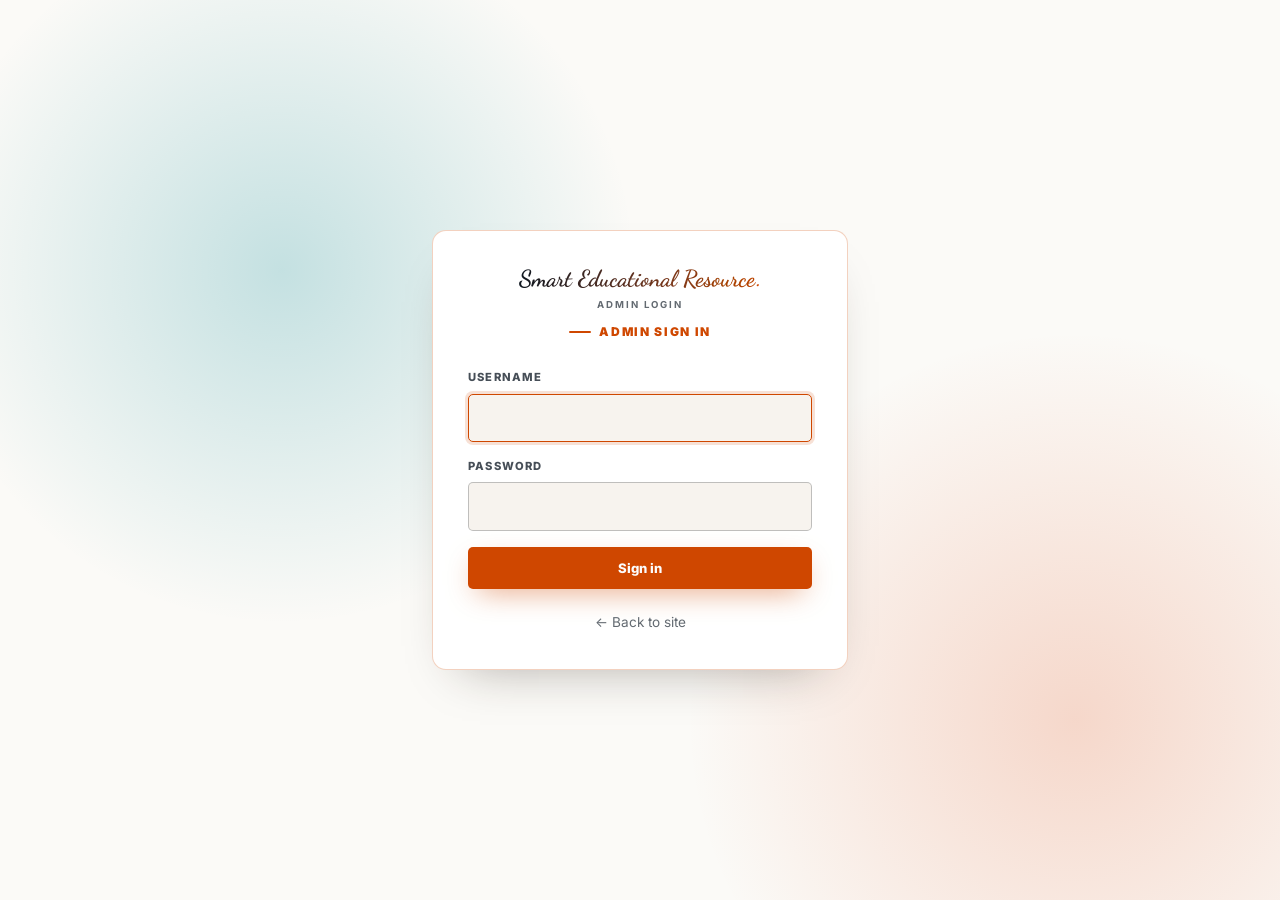
<file: login/index.html>
<!doctype html>
<!--
 copyright@abirxdhack
 git profile https://github.com/abirxdhack
 repo url https://github.com/abirxdhack/SmartEduResource
-->
<html lang="en" data-theme="dark"><head><meta charset="utf-8"><meta name="viewport" content="width=device-width, initial-scale=1"><meta name="robots" content="noindex,nofollow">
<title>Admin login · Smart Educational Resource</title><link rel="icon" type="image/svg+xml" href="../assets/images/favicon.svg">
<link rel="stylesheet" href="https://fonts.googleapis.com/css2?family=Inter:wght@400;500;600;700;800;900&family=Dancing+Script:wght@500;600;700&display=swap">
<link rel="stylesheet" href="../assets/css/app.css?v=4"><script src="../assets/js/theme.js?v=4"></script><script src="../assets/js/auth.js?v=4"></script>
<script>if (localStorage.getItem('a360-token')) location.replace('../admin/');</script></head>
<body data-root="../"><main class="auth"><form class="auth-card" id="lf" autocomplete="on">
  <div style="text-align:center;margin-bottom:1.8rem"><a class="logo sm" href="../index.html"><span class="nm">Smart Educational Resource</span><span class="dot">.</span><small>Admin login</small></a><p class="eyebrow" style="margin-top:1rem">Admin sign in</p></div>
  <div class="alert err" id="err" role="alert" hidden></div>
  <div class="field"><label for="u">Username</label><input id="u" name="username" required autocomplete="username" autofocus></div>
  <div class="field"><label for="p">Password</label><input id="p" name="password" type="password" required autocomplete="current-password"></div>
  <button class="btn btn-solid" style="width:100%" type="submit">Sign in</button>
  <p style="text-align:center;margin:1.2rem 0 0"><a class="small dim" href="../index.html">← Back to site</a></p></form></main>
<script>
document.getElementById('lf').addEventListener('submit', async function (e) {
  e.preventDefault(); const b = this.querySelector('button'), er = document.getElementById('err'); b.disabled = true; b.textContent = 'Signing in…'; er.hidden = true;
  try { await A360Auth.login(this.username.value, this.password.value); location.replace('../admin/'); }
  catch (x) { er.textContent = x.message; er.hidden = false; b.disabled = false; b.textContent = 'Sign in'; }
});
</script></body></html>
</file>
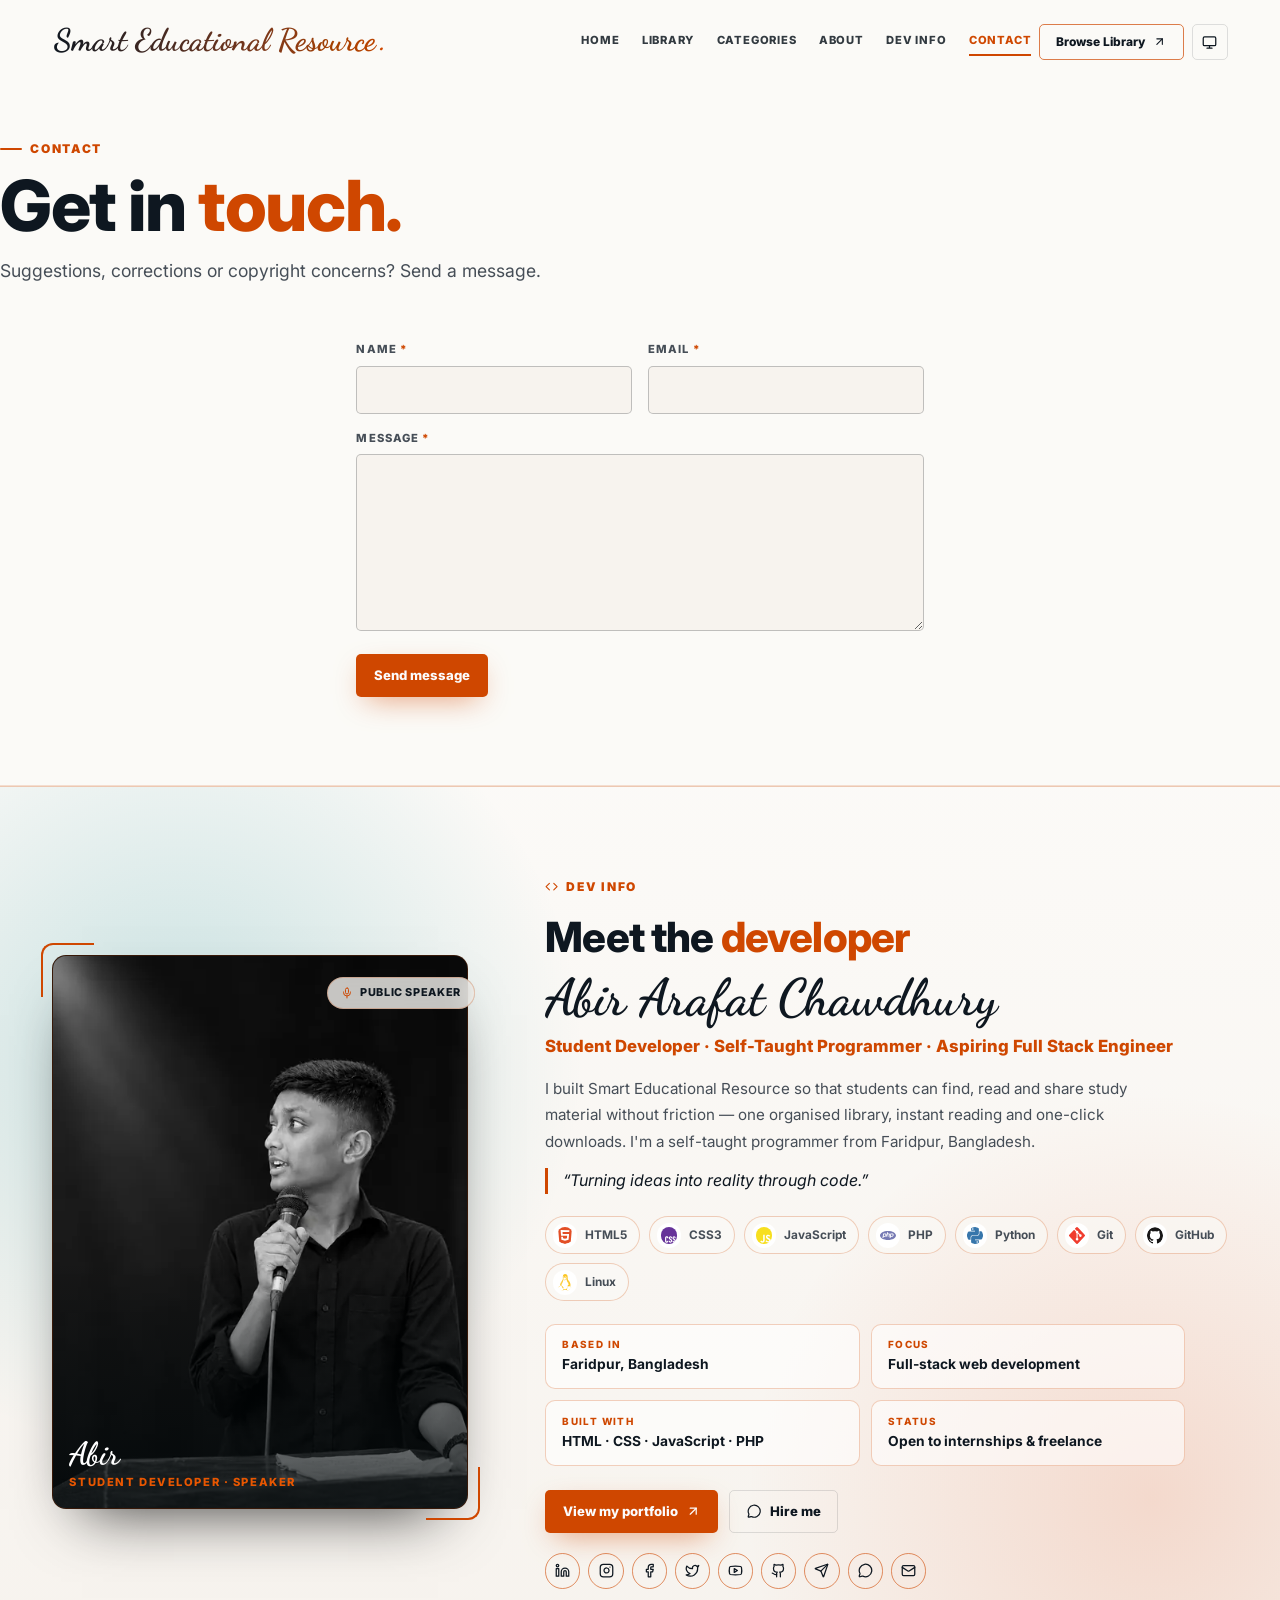
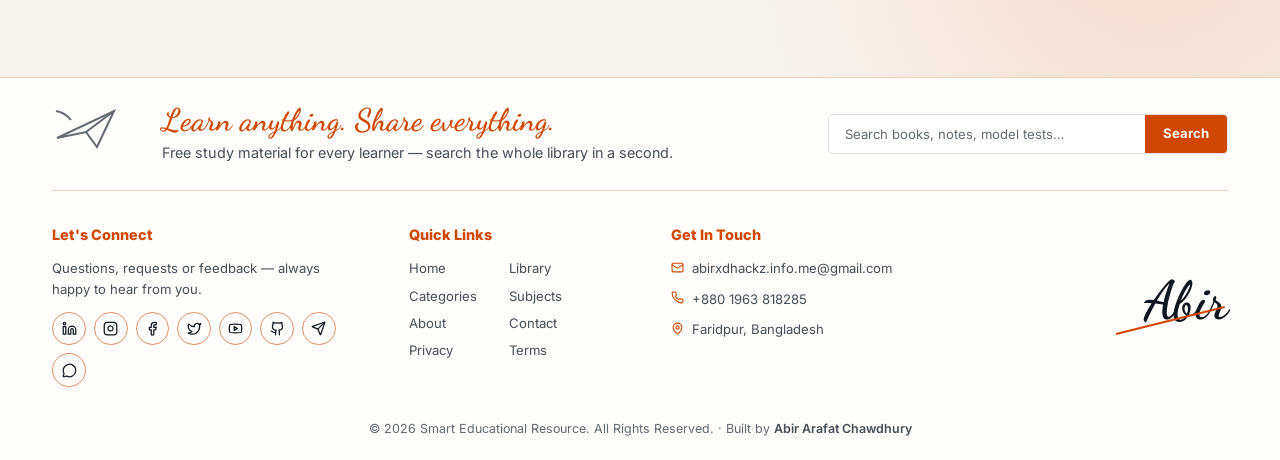
<file: contact.html>
<!doctype html>
<!--
 copyright@abirxdhack
 git profile https://github.com/abirxdhack
 repo url https://github.com/abirxdhack/SmartEduResource
-->
<html lang="en" data-theme="dark"><head><meta charset="utf-8"><meta name="viewport" content="width=device-width, initial-scale=1, viewport-fit=cover">
<title>Contact · Smart Educational Resource</title><meta name="description" content="Discover, explore, read, and download educational resources from one organized digital library.">
<meta property="og:title" content="Contact · Smart Educational Resource"><meta property="og:type" content="website"><meta property="og:image" content="assets/images/social-preview.png"><meta name="twitter:card" content="summary_large_image">
<link rel="icon" type="image/svg+xml" href="assets/images/favicon.svg"><meta name="theme-color" content="#06141a">
<link rel="preconnect" href="https://fonts.googleapis.com"><link rel="preconnect" href="https://fonts.gstatic.com" crossorigin>
<link rel="stylesheet" href="https://fonts.googleapis.com/css2?family=Inter:wght@400;500;600;700;800;900&family=Dancing+Script:wght@500;600;700&display=swap">
<link rel="stylesheet" href="assets/css/app.css?v=4"><script src="assets/js/theme.js?v=4"></script></head>
<body data-root=""><div id="site-header"></div><main id="main">
<section class="page-hero wrap"><span class="eyebrow rv">Contact</span><h1 class="h2 rv" style="font-size:clamp(2.4rem,6vw,4.4rem)">Get in <em>touch.</em></h1><p class="lead rv">Suggestions, corrections or copyright concerns? Send a message.</p></section>
<section class="sec" style="padding-top:2rem"><div class="wrap" style="max-width:42rem"><div class="alert ok" id="ok" hidden>Thank you — your message has been received.</div>
<form id="cf" class="form-grid"><div class="field"><label class="req" for="name">Name</label><input id="name" name="name" required maxlength="120"></div><div class="field"><label class="req" for="email">Email</label><input id="email" name="email" type="email" required></div>
<div class="field full"><label class="req" for="message">Message</label><textarea id="message" name="message" rows="6" required minlength="10" maxlength="4000"></textarea></div><input class="hp" name="website" tabindex="-1" autocomplete="off" aria-hidden="true"><div class="full"><button class="btn btn-solid" type="submit">Send message</button></div></form></div></section>
</main><div id="site-footer"></div><script src="assets/js/common.js?v=4"></script><script>
document.getElementById("cf").addEventListener("submit",async function(e){e.preventDefault();var f=e.target,b=f.querySelector("button");b.disabled=true;
try{var r=await fetch("api.php?action=contact",{method:"POST",headers:{"Content-Type":"application/json"},body:JSON.stringify({name:f.name.value,email:f.email.value,message:f.message.value,website:f.website.value})});var d=await r.json();
if(d.ok){f.reset();document.getElementById("ok").hidden=false;f.hidden=true}else{A360.toast(d.error||"Could not send.","err")}}catch(x){A360.toast("Could not send. Please try again later.","err")}b.disabled=false});</script></body></html>
</file>
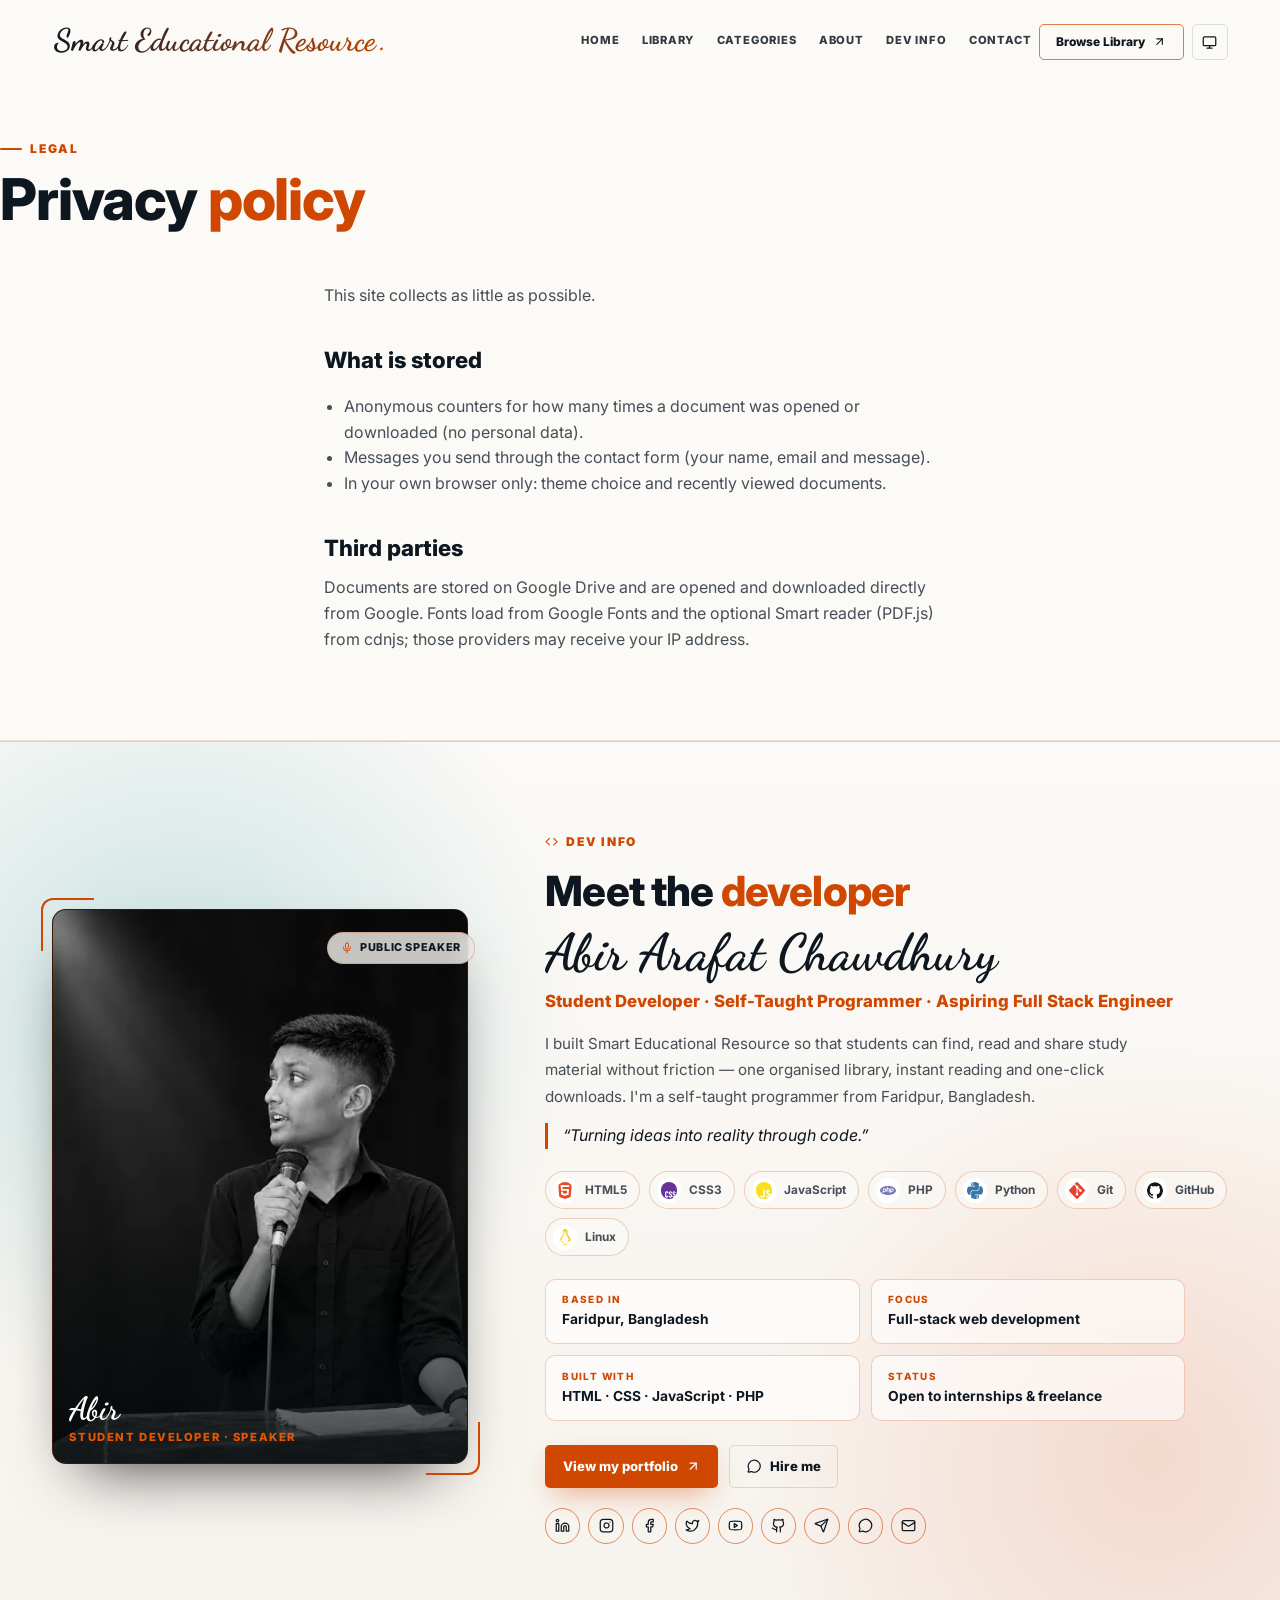
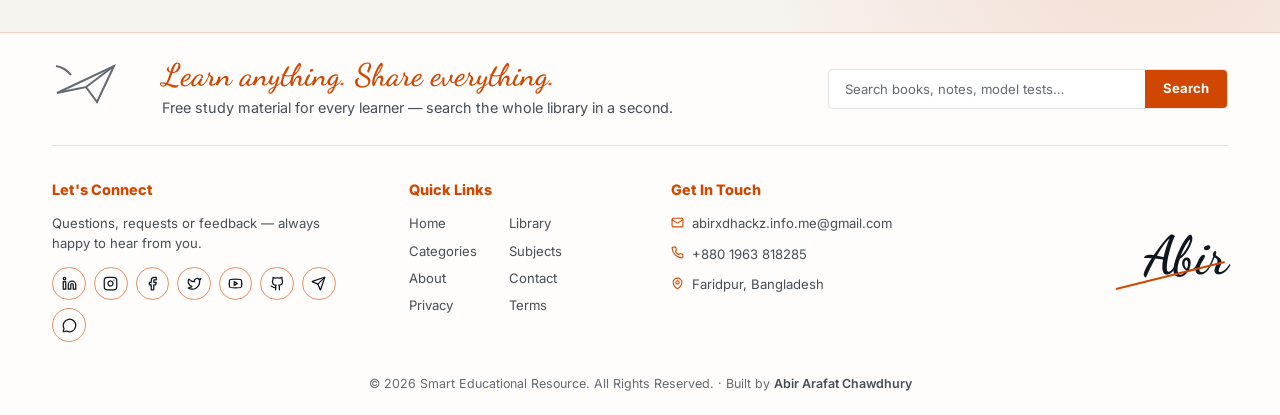
<file: privacy.html>
<!doctype html>
<!--
 copyright@abirxdhack
 git profile https://github.com/abirxdhack
 repo url https://github.com/abirxdhack/SmartEduResource
-->
<html lang="en" data-theme="dark"><head><meta charset="utf-8"><meta name="viewport" content="width=device-width, initial-scale=1, viewport-fit=cover">
<title>Privacy · Smart Educational Resource</title><meta name="description" content="Discover, explore, read, and download educational resources from one organized digital library.">
<meta property="og:title" content="Privacy · Smart Educational Resource"><meta property="og:type" content="website"><meta property="og:image" content="assets/images/social-preview.png"><meta name="twitter:card" content="summary_large_image">
<link rel="icon" type="image/svg+xml" href="assets/images/favicon.svg"><meta name="theme-color" content="#06141a">
<link rel="preconnect" href="https://fonts.googleapis.com"><link rel="preconnect" href="https://fonts.gstatic.com" crossorigin>
<link rel="stylesheet" href="https://fonts.googleapis.com/css2?family=Inter:wght@400;500;600;700;800;900&family=Dancing+Script:wght@500;600;700&display=swap">
<link rel="stylesheet" href="assets/css/app.css?v=4"><script src="assets/js/theme.js?v=4"></script></head>
<body data-root=""><div id="site-header"></div><main id="main">
<section class="page-hero wrap"><span class="eyebrow">Legal</span><h1 class="h2" style="font-size:clamp(2.2rem,5vw,3.6rem)">Privacy <em>policy</em></h1></section>
<section class="sec" style="padding-top:1rem"><div class="wrap prose"><p>This site collects as little as possible.</p><h2>What is stored</h2><ul><li>Anonymous counters for how many times a document was opened or downloaded (no personal data).</li><li>Messages you send through the contact form (your name, email and message).</li><li>In your own browser only: theme choice and recently viewed documents.</li></ul><h2>Third parties</h2><p>Documents are stored on Google Drive and are opened and downloaded directly from Google. Fonts load from Google Fonts and the optional Smart reader (PDF.js) from cdnjs; those providers may receive your IP address.</p></div></section>
</main><div id="site-footer"></div><script src="assets/js/common.js?v=4"></script></body></html>
</file>
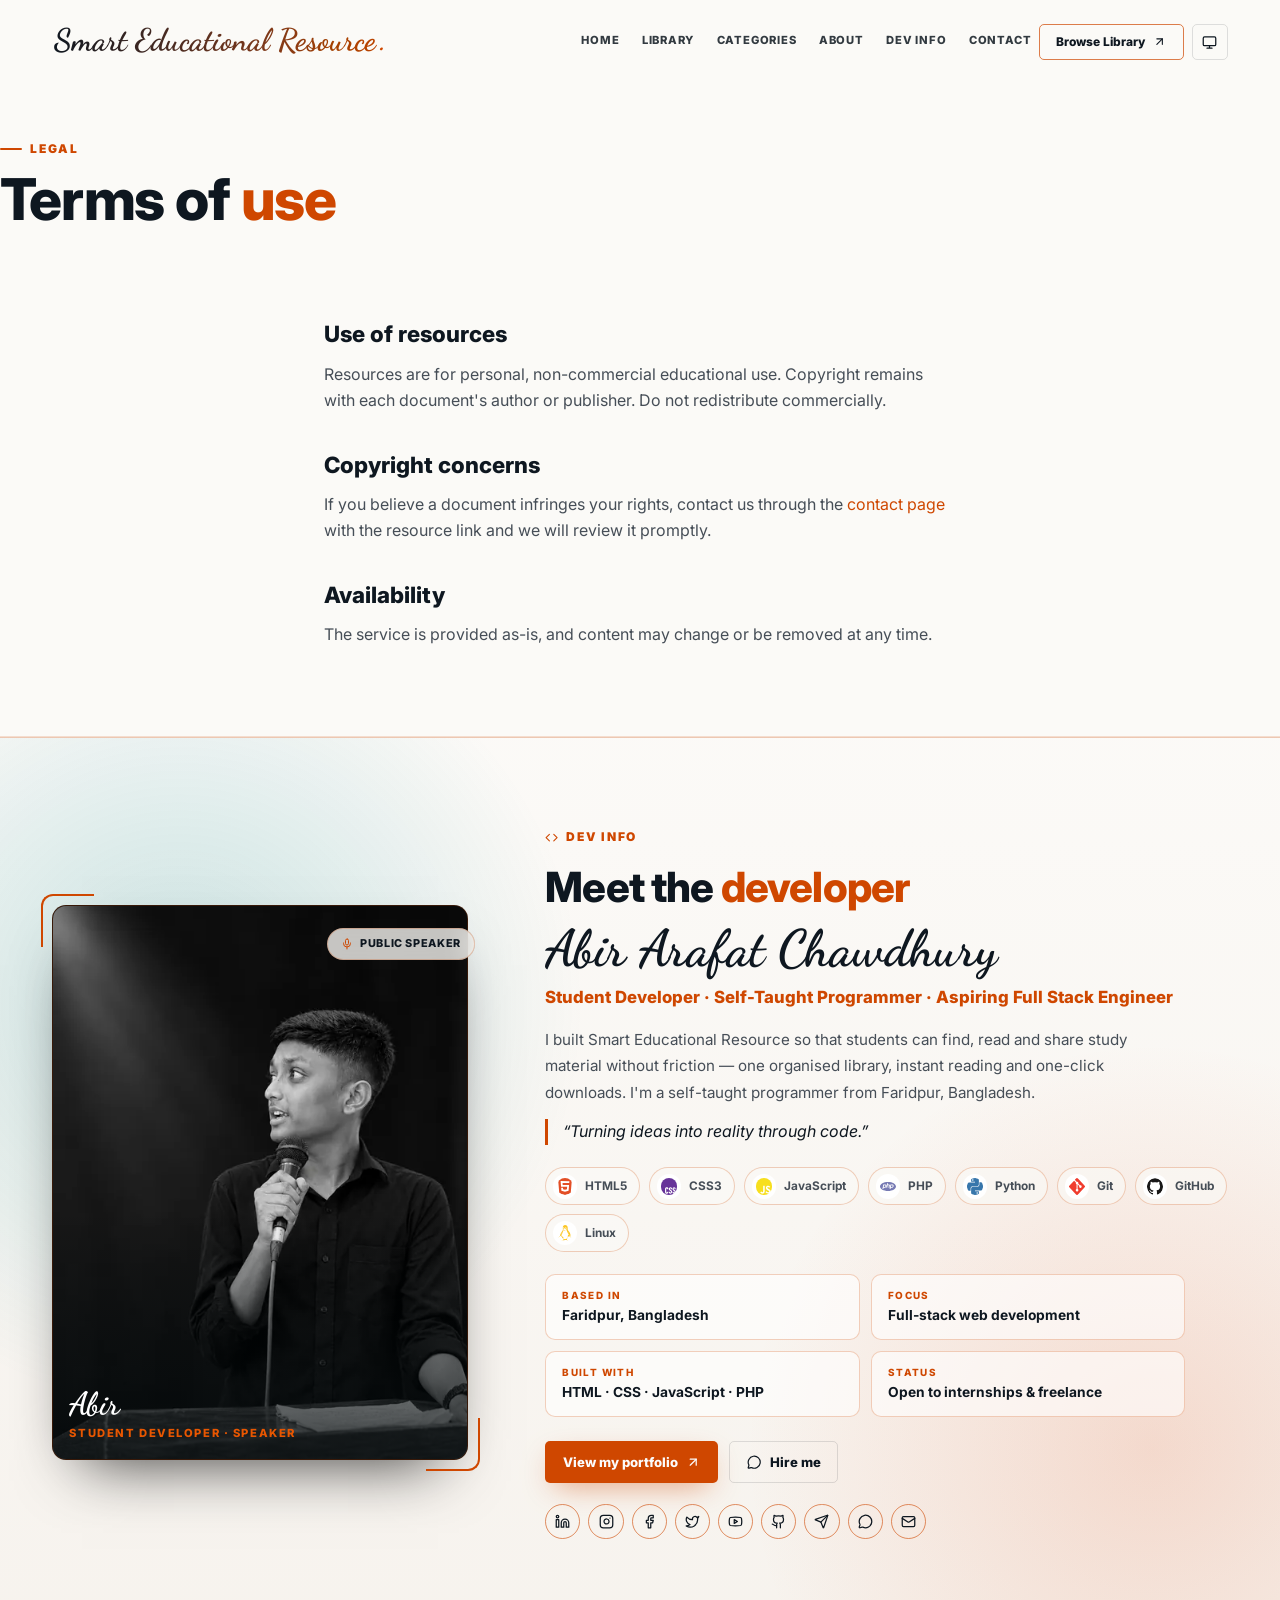
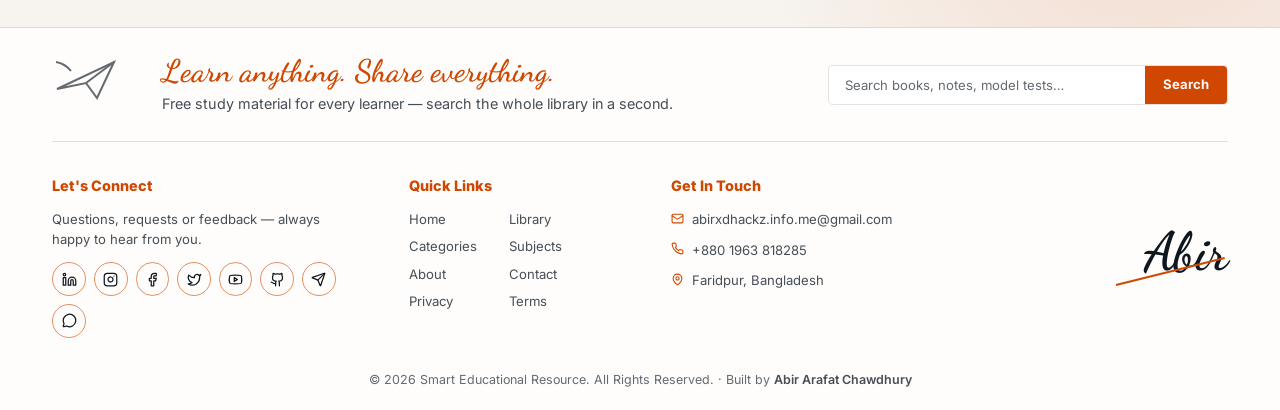
<file: terms.html>
<!doctype html>
<!--
 copyright@abirxdhack
 git profile https://github.com/abirxdhack
 repo url https://github.com/abirxdhack/SmartEduResource
-->
<html lang="en" data-theme="dark"><head><meta charset="utf-8"><meta name="viewport" content="width=device-width, initial-scale=1, viewport-fit=cover">
<title>Terms · Smart Educational Resource</title><meta name="description" content="Discover, explore, read, and download educational resources from one organized digital library.">
<meta property="og:title" content="Terms · Smart Educational Resource"><meta property="og:type" content="website"><meta property="og:image" content="assets/images/social-preview.png"><meta name="twitter:card" content="summary_large_image">
<link rel="icon" type="image/svg+xml" href="assets/images/favicon.svg"><meta name="theme-color" content="#06141a">
<link rel="preconnect" href="https://fonts.googleapis.com"><link rel="preconnect" href="https://fonts.gstatic.com" crossorigin>
<link rel="stylesheet" href="https://fonts.googleapis.com/css2?family=Inter:wght@400;500;600;700;800;900&family=Dancing+Script:wght@500;600;700&display=swap">
<link rel="stylesheet" href="assets/css/app.css?v=4"><script src="assets/js/theme.js?v=4"></script></head>
<body data-root=""><div id="site-header"></div><main id="main">
<section class="page-hero wrap"><span class="eyebrow">Legal</span><h1 class="h2" style="font-size:clamp(2.2rem,5vw,3.6rem)">Terms of <em>use</em></h1></section>
<section class="sec" style="padding-top:1rem"><div class="wrap prose"><h2>Use of resources</h2><p>Resources are for personal, non-commercial educational use. Copyright remains with each document's author or publisher. Do not redistribute commercially.</p><h2>Copyright concerns</h2><p>If you believe a document infringes your rights, contact us through the <a href="contact.html" style="color:var(--accent)">contact page</a> with the resource link and we will review it promptly.</p><h2>Availability</h2><p>The service is provided as-is, and content may change or be removed at any time.</p></div></section>
</main><div id="site-footer"></div><script src="assets/js/common.js?v=4"></script></body></html>
</file>
<file: assets/css/app.css>
/*
 copyright@abirxdhack
 git profile https://github.com/abirxdhack
 repo url https://github.com/abirxdhack/SmartEduResource
*/
:root{--font:"Inter",ui-sans-serif,system-ui,-apple-system,"Segoe UI",Roboto,"Noto Sans Bengali","Hind Siliguri",sans-serif;--script:"Dancing Script","Segoe Script","Brush Script MT",cursive;--mono:ui-monospace,SFMono-Regular,Menlo,Consolas,monospace;--r:5px;--r2:10px;--r3:14px;--ease:cubic-bezier(.2,.7,.2,1);--px:clamp(1.1rem,4.1vw,4.15rem);--hh:3.85rem}
@media(min-width:640px){:root{--hh:4.5rem}}@media(min-width:768px){:root{--hh:5rem}}@media(min-width:1024px){:root{--hh:5.25rem}}

[data-theme=dark]{color-scheme:dark;--bg:#06141a;--bg-2:#0a1b22;--bg-3:#040e13;--surface:#0b1d24;--fg:#f3f5f8;--fg-muted:#b3bcc8;--fg-dim:#7b8895;--accent:#f0873a;--accent-2:#f79a4f;--accent-foreground:#06141a;--hair:rgba(255,255,255,.11);--danger:#ff7b7b;--ok:#3ddc97;--shadow:0 24px 60px -28px rgba(0,0,0,.85)}
[data-theme=light]{color-scheme:light;--bg:#faf8f5;--bg-2:#f4efe8;--bg-3:#fffdfa;--surface:#fff;--fg:#1a2230;--fg-muted:#475365;--fg-dim:#6b7684;--accent:#d3540f;--accent-2:#e66a22;--accent-foreground:#fff;--hair:rgba(26,34,48,.12);--danger:#cf3030;--ok:#0f8a5a;--shadow:0 24px 50px -30px rgba(40,30,20,.4)}
@supports (color:oklch(0 0 0)){
[data-theme=dark]{--bg:oklch(.135 .023 210);--bg-2:oklch(.165 .025 210);--bg-3:oklch(.11 .02 210);--surface:oklch(.17 .024 210);--fg:oklch(.97 .005 250);--fg-muted:oklch(.78 .012 245);--fg-dim:oklch(.62 .012 245);--accent:oklch(.69 .18 50);--accent-2:oklch(.74 .19 50);--accent-foreground:oklch(.13 .023 210);--hair:oklch(1 0 0/11%)}
[data-theme=light]{--bg:oklch(.985 .004 80);--bg-2:oklch(.965 .008 75);--bg-3:oklch(.995 .003 80);--surface:oklch(1 0 0);--fg:oklch(.2 .022 250);--fg-muted:oklch(.42 .018 250);--fg-dim:oklch(.52 .014 250);--accent:oklch(.58 .19 45);--accent-2:oklch(.64 .2 45);--accent-foreground:oklch(.99 0 0);--hair:oklch(.2 .02 250/12%)}}
:root{--bg2:var(--bg-2);--accent2:var(--accent-2);--card:var(--surface);--card2:color-mix(in srgb,var(--surface) 90%,var(--fg));--fg2:var(--fg-muted);--fg3:var(--fg-dim);--on-accent:var(--accent-foreground);--border:var(--hair);--border2:color-mix(in srgb,var(--fg) 24%,transparent);--line:color-mix(in srgb,var(--accent) 25%,transparent);--glow:color-mix(in srgb,var(--accent) 16%,transparent);--teal:rgba(0,134,148,.22);--glass:color-mix(in srgb,var(--bg) 78%,transparent);--strip:color-mix(in srgb,var(--accent) 7%,transparent)}
*{box-sizing:border-box}html{scroll-behavior:smooth;-webkit-text-size-adjust:100%;scroll-padding-top:5rem;overflow-x:hidden}
body{margin:0;font-family:var(--font);background:var(--bg);color:var(--fg);line-height:1.6;font-size:16px;overflow-x:hidden;min-width:320px;-webkit-font-smoothing:antialiased;text-rendering:optimizeLegibility;overflow-wrap:break-word}body.lock{overflow:hidden}
img,svg,video,canvas{max-width:100%}img{display:block}iframe{max-width:100%}a{color:inherit;text-decoration:none}button{font:inherit;color:inherit}h1,h2,h3,h4,p{margin:0}::selection{background:var(--accent);color:var(--accent-foreground)}
.page-x{padding-inline:var(--px)}.wrap{width:100%;max-width:1400px;margin-inline:auto;padding-inline:var(--px)}.muted{color:var(--fg-muted)}.dim{color:var(--fg-dim)}.small{font-size:.85rem}.mono{font-family:var(--mono)}.clamp1{white-space:nowrap;overflow:hidden;text-overflow:ellipsis}.script{font-family:var(--script);font-weight:600}
.skip{position:absolute;left:-999px;top:0;background:var(--accent);color:var(--accent-foreground);padding:.6rem 1rem;z-index:100}.skip:focus{left:8px;top:8px}
:focus-visible{outline:2px solid var(--accent);outline-offset:3px;border-radius:5px}
.i{width:1.1em;height:1.1em;flex:none;display:inline-block;vertical-align:-.16em}
.theme-swap *,.theme-swap *::before,.theme-swap *::after{transition:none!important;animation-play-state:paused!important}::view-transition-old(root),::view-transition-new(root){animation-duration:.25s}

.progress{position:fixed;left:0;top:0;height:2px;width:100%;transform:scaleX(0);transform-origin:left;background:var(--accent);z-index:70}
.hdr{position:fixed;inset:0 0 auto 0;z-index:40;border-bottom:1px solid transparent;background:transparent;transition:transform .5s var(--ease),opacity .5s,background-color .5s,border-color .5s,box-shadow .5s}
.hdr.scrolled{border-color:color-mix(in srgb,var(--accent) 16%,transparent);background:var(--glass);backdrop-filter:blur(14px);-webkit-backdrop-filter:blur(14px);box-shadow:0 8px 24px -18px rgba(0,0,0,.6)}.hdr.hide{transform:translateY(-102%);opacity:0}
.hdr .page-x{display:flex;align-items:center;gap:.5rem;height:var(--hh);max-width:1400px;margin-inline:auto}
.logo{display:flex;align-items:baseline;gap:.1rem;margin-right:auto;min-width:0;flex:0 1 auto;font-family:var(--script);font-weight:700;line-height:1;white-space:nowrap;font-size:clamp(.95rem,4.8vw,1.4rem);color:var(--fg);transition:color .4s}
@media(min-width:640px){.logo{font-size:1.5rem}}@media(min-width:1024px){.logo{font-size:1.5rem}}@media(min-width:1280px){.logo{font-size:1.95rem}}@media(min-width:1536px){.logo{font-size:2.2rem}}
.logo .nm{display:block;min-width:0;overflow:hidden;text-overflow:ellipsis;padding:.12em .04em .18em}.logo .dot{color:var(--accent)}.logo:hover{color:var(--accent)}
@supports ((-webkit-background-clip:text) or (background-clip:text)){.logo .nm{background:linear-gradient(90deg,var(--fg),var(--accent),var(--fg));background-size:220% 100%;-webkit-background-clip:text;background-clip:text;-webkit-text-fill-color:transparent;animation:shimmer 7s ease-in-out infinite}}
@keyframes shimmer{50%{background-position:100% 0}}
.logo small{display:none}.logo.sm{font-size:1.45rem;margin:0}.logo.sm small{display:inline;font:700 .6rem var(--font);letter-spacing:.2em;text-transform:uppercase;color:var(--fg-dim);margin-left:.6rem;-webkit-text-fill-color:currentColor}
.nav{display:none;align-items:center;gap:1rem;flex:none}@media(min-width:1024px){.nav{display:flex}}@media(min-width:1280px){.nav{gap:1.4rem}}
.nav a{position:relative;padding:.3rem 0 .5rem;font-size:.7rem;font-weight:800;text-transform:uppercase;letter-spacing:.07em;line-height:1;color:color-mix(in srgb,var(--fg) 85%,transparent);transition:color .25s;white-space:nowrap}
.nav a::after{content:"";position:absolute;left:0;bottom:-.1rem;height:2px;width:0;background:var(--accent);transition:width .3s}.nav a:hover,.nav a.on{color:var(--accent)}.nav a.on::after,.nav a:hover::after{width:100%}
.hdr-act{display:flex;align-items:center;gap:.5rem;flex:none}
.hdr .cta{display:none;min-height:2.25rem;height:2.25rem;padding:0 1rem;font-size:.75rem}@media(min-width:640px) and (max-width:1023.98px),(min-width:1280px){.hdr .cta{display:inline-flex}}
.ibtn{width:2.25rem;height:2.25rem;display:inline-grid;place-items:center;border:1px solid color-mix(in srgb,var(--hair) 100%,transparent);border-radius:var(--r);background:transparent;color:var(--fg);cursor:pointer;transition:border-color .25s,color .25s,transform .25s var(--ease),background-color .25s;flex:none}
.ibtn:hover{border-color:var(--accent);color:var(--accent)}.ibtn .i{width:15px;height:15px}.ibtn.sm{width:2rem;height:2rem}.ibtn.sm .i{width:14px;height:14px}.ibtn.on{border-color:var(--accent);color:var(--accent)}
.burger{display:inline-grid}@media(min-width:1024px){.burger{display:none}}
.burger .bars{position:relative;display:flex;flex-direction:column;justify-content:space-between;width:1rem;height:.75rem}.burger .bars i{display:block;height:2px;width:100%;background:var(--fg);transition:transform .3s,opacity .3s}
.burger[aria-expanded=true] .bars i:nth-child(1){transform:translateY(5px) rotate(45deg)}.burger[aria-expanded=true] .bars i:nth-child(2){opacity:0}.burger[aria-expanded=true] .bars i:nth-child(3){transform:translateY(-5px) rotate(-45deg)}
.mnav{display:none;border-top:1px solid var(--hair);border-bottom:1px solid var(--hair);background:color-mix(in srgb,var(--bg) 96%,transparent);padding:1rem var(--px);max-height:calc(100dvh - var(--hh));overflow:auto}.mnav.open{display:grid;gap:.15rem}@media(min-width:1024px){.mnav{display:none!important}}
.mnav a{display:flex;align-items:center;justify-content:space-between;padding:.8rem 0;border-bottom:1px solid var(--hair);font-size:.78rem;font-weight:800;text-transform:uppercase;letter-spacing:.07em;color:var(--fg-muted)}.mnav a:last-child{border:0}.mnav a:hover,.mnav a.on{color:var(--accent)}

.theme-wrap{position:relative;flex:none}.theme-menu{position:absolute;right:0;top:calc(100% + 6px);z-index:60;width:9rem;overflow:hidden;border:1px solid var(--hair);border-radius:8px;background:var(--bg-2);box-shadow:0 18px 40px -20px rgba(0,0,0,.6)}
.theme-menu button{display:flex;width:100%;align-items:center;gap:.5rem;padding:.55rem .75rem;border:0;background:none;text-align:left;font-size:.78rem;font-weight:600;color:var(--fg);cursor:pointer;transition:background-color .2s}.theme-menu button:hover{background:color-mix(in srgb,var(--accent) 15%,transparent)}.theme-menu button.on{color:var(--accent)}

.btn{display:inline-flex;align-items:center;justify-content:center;gap:.5rem;min-height:2.55rem;padding:.62rem 1.05rem;border-radius:var(--r);border:1px solid transparent;font-weight:800;font-size:.82rem;cursor:pointer;transition:transform .2s var(--ease),box-shadow .25s,background-color .25s,border-color .25s,color .25s;white-space:nowrap;background:transparent;color:var(--fg);max-width:100%}
.btn:hover{transform:translateY(-2px)}.btn:active{transform:none}.btn[disabled]{opacity:.5;pointer-events:none}
.btn-solid{background:var(--accent);color:var(--accent-foreground);box-shadow:0 10px 30px -10px color-mix(in srgb,var(--accent) 60%,transparent)}.btn-solid:hover{box-shadow:0 14px 30px -10px color-mix(in srgb,var(--accent) 75%,transparent);filter:brightness(1.05)}
.btn-line{border-color:color-mix(in srgb,var(--accent) 70%,transparent);color:var(--fg)}.btn-line:hover{background:var(--accent);color:var(--accent-foreground);box-shadow:0 10px 25px -10px var(--accent)}
.btn-ghost{border-color:var(--hair);color:var(--fg);background:transparent}.btn-ghost:hover{border-color:var(--accent);color:var(--accent)}.btn-danger{background:var(--danger);color:#fff}
.btn-sm{min-height:2.1rem;padding:.35rem .8rem;font-size:.76rem}
.ring{display:inline-grid;place-items:center;width:2.1rem;height:2.1rem;border-radius:999px;border:1px solid color-mix(in srgb,var(--accent) 60%,transparent);color:var(--fg);transition:transform .2s,background-color .2s,color .2s;flex:none;cursor:pointer;background:transparent}.ring:hover{transform:translateY(-2px);background:var(--accent);color:var(--accent-foreground)}.ring .i{width:15px;height:15px}

.eyebrow,.kicker{display:inline-flex;align-items:center;gap:.5rem;font-size:.75rem;font-weight:900;letter-spacing:.14em;text-transform:uppercase;color:var(--accent);line-height:1}.eyebrow::before{content:"";width:1.4rem;height:2px;background:var(--accent);border-radius:2px;flex:none}
.h2{font-size:clamp(1.6rem,4.2vw,2.6rem);font-weight:800;letter-spacing:-.02em;line-height:1.12;margin:.6rem 0 .7rem;overflow-wrap:anywhere}.h2 em{font-style:normal;color:var(--accent)}
.lead{font-size:clamp(.95rem,1.5vw,1.1rem);color:var(--fg-muted);max-width:38rem}
.sec{padding:clamp(3rem,7vw,5.5rem) 0;position:relative;border-bottom:1px solid color-mix(in srgb,var(--accent) 16%,transparent)}.sec-head{display:flex;justify-content:space-between;align-items:end;gap:1.2rem;flex-wrap:wrap;margin-bottom:2rem}.sec-head>*{min-width:0}

.hero{position:relative;min-height:min(100svh,860px);display:flex;align-items:center;padding:calc(var(--hh) + 1.5rem) 0 4rem;overflow:hidden;isolation:isolate;border-bottom:1px solid var(--line)}
.hero::before{content:"";position:absolute;inset:0;z-index:-1;background:radial-gradient(circle at 22% 44%,rgba(0,134,148,.22),transparent 30%),radial-gradient(circle at 84% 22%,rgba(224,77,24,.22),transparent 30%)}
.grid-bg{position:absolute;inset:0;z-index:-1;background-image:linear-gradient(var(--hair) 1px,transparent 1px),linear-gradient(90deg,var(--hair) 1px,transparent 1px);background-size:64px 64px;mask-image:radial-gradient(ellipse 70% 60% at 50% 40%,#000 30%,transparent 80%);-webkit-mask-image:radial-gradient(ellipse 70% 60% at 50% 40%,#000 30%,transparent 80%);opacity:.55}
.hero-grid{display:grid;grid-template-columns:minmax(0,1.1fr) minmax(0,.9fr);gap:3rem;align-items:center}
.live-pill{display:inline-flex;align-items:center;gap:.5rem;padding:.3rem .8rem;border:1px solid color-mix(in srgb,var(--accent) 40%,transparent);border-radius:999px;background:color-mix(in srgb,var(--bg) 55%,transparent);font-size:.7rem;font-weight:700;letter-spacing:.06em;text-transform:uppercase;color:var(--accent);max-width:100%}
.live-pill .d{position:relative;display:inline-flex;width:.5rem;height:.5rem;flex:none}.live-pill .d::before,.live-pill .d::after{content:"";position:absolute;inset:0;border-radius:50%;background:var(--accent)}.live-pill .d::before{animation:ping 1.6s cubic-bezier(0,0,.2,1) infinite;opacity:.7}@keyframes ping{75%,100%{transform:scale(2.4);opacity:0}}
.hero .hello{margin-top:1rem;font-size:1.05rem;font-weight:600;color:var(--accent)}
.hero h1{font-size:clamp(2.35rem,7.4vw,5.2rem);font-weight:900;letter-spacing:-.01em;line-height:1.04;margin:.5rem 0 .9rem;color:var(--fg);overflow-wrap:anywhere}.hero h1 .ac{color:var(--accent)}
.hero .sub{font-size:clamp(.95rem,2.2vw,1.2rem);font-weight:800;color:var(--accent)}.hero .quote{margin-top:.9rem;max-width:30rem;font-size:.98rem;font-style:italic;line-height:1.7;color:var(--fg-muted)}
.search{display:flex;align-items:center;gap:.4rem;width:100%;max-width:36rem;background:var(--surface);border:1px solid var(--border2);border-radius:var(--r);padding:.3rem .3rem .3rem .9rem;transition:border-color .3s,box-shadow .3s}.search:focus-within{border-color:var(--accent);box-shadow:0 0 0 4px var(--glow)}
.search svg{width:17px;height:17px;color:var(--fg-dim);flex:none}.search input{flex:1;min-width:0;background:none;border:0;outline:0;color:var(--fg);font:inherit;font-size:.9rem;padding:.55rem .3rem;min-height:0;box-shadow:none;border-radius:0}.search input::placeholder{color:var(--fg-dim)}.search .btn{flex:none}
.hero .search{margin-top:1.6rem}.hero-cta{display:flex;gap:.7rem;flex-wrap:wrap;margin-top:1.1rem}
.stack{position:relative;height:30rem;perspective:1200px;min-width:0}
.doc{position:absolute;width:min(15rem,46%);aspect-ratio:3/4;border-radius:10px;border:1px solid rgba(255,255,255,.22);padding:1.1rem;display:flex;flex-direction:column;justify-content:space-between;color:#fff;box-shadow:var(--shadow);animation:float 8s ease-in-out infinite;overflow:hidden;background:linear-gradient(150deg,hsl(var(--h,28) 62% 34%),hsl(calc(var(--h,28) + 38) 65% 14%))}
.doc img{position:absolute;inset:0;width:100%;height:100%;object-fit:cover;object-position:top;z-index:1;opacity:0;transition:opacity .5s}.doc img.ok{opacity:1}
.doc::before{content:"";position:absolute;inset:0;background:repeating-linear-gradient(0deg,transparent 0 22px,rgba(255,255,255,.05) 22px 23px)}.doc b{position:relative;font-size:1.05rem;line-height:1.2;letter-spacing:-.01em;overflow-wrap:anywhere}.doc small{position:relative;font:700 .6rem var(--font);letter-spacing:.16em;text-transform:uppercase;opacity:.85}
.doc .pdf{position:relative;align-self:flex-start;padding:.15rem .5rem;border-radius:4px;background:rgba(255,255,255,.2);font:800 .62rem var(--font);letter-spacing:.1em}
.d1{left:0;top:3rem;transform:rotate(-9deg)}.d2{left:27%;top:0;transform:rotate(2deg);z-index:2;animation-delay:-2.5s}.d3{right:0;top:5rem;transform:rotate(10deg);animation-delay:-5s}
@keyframes float{50%{translate:0 -14px}}
@media(max-width:900px){.hero-grid{grid-template-columns:minmax(0,1fr)}.stack{display:none}.hero{min-height:auto;padding-bottom:3.5rem}}
.strip{border-bottom:1px solid var(--line);background:var(--strip)}.strip .row{display:flex;justify-content:center;gap:.6rem clamp(1rem,3vw,2.4rem);flex-wrap:wrap;padding:.9rem var(--px);font-size:.82rem;font-weight:600;color:var(--fg-muted)}.strip .row span{display:inline-flex;align-items:center;gap:.5rem;min-width:0}.strip .i{color:var(--accent)}
.counters{display:grid;grid-template-columns:repeat(4,minmax(0,1fr));gap:1rem}.counter{border:1px solid var(--line);border-radius:var(--r3);background:linear-gradient(135deg,color-mix(in srgb,var(--surface) 60%,transparent),color-mix(in srgb,var(--bg-2) 40%,transparent));padding:1.4rem 1rem;text-align:center;transition:border-color .3s,transform .35s var(--ease)}.counter:hover{border-color:var(--accent);transform:translateY(-4px)}
.counter b{display:block;font:800 clamp(1.8rem,4.5vw,2.9rem) var(--font);color:var(--accent);line-height:1.1;font-variant-numeric:tabular-nums}.counter span{font-size:.68rem;font-weight:800;letter-spacing:.14em;text-transform:uppercase;color:var(--fg-dim)}
@media(max-width:760px){.counters{grid-template-columns:repeat(2,minmax(0,1fr))}}

.showcase .sc-tools{display:flex;gap:.7rem;align-items:center;flex-wrap:wrap;justify-content:flex-end}.showcase .search{max-width:20rem;flex:1 1 13rem}
.spot{position:relative;border:1px solid var(--line);border-radius:var(--r3);background:linear-gradient(135deg,color-mix(in srgb,var(--surface) 70%,transparent),color-mix(in srgb,var(--bg-2) 45%,transparent));overflow:hidden;isolation:isolate}
.spot::before{content:"";position:absolute;z-index:-1;width:26rem;height:26rem;right:-9rem;top:-10rem;border-radius:50%;background:var(--glow);filter:blur(70px)}
.spot-bar{position:absolute;left:0;top:0;height:2px;width:100%;background:var(--accent);transform-origin:left;transform:scaleX(0);z-index:3}.spot.run .spot-bar{animation:bar var(--ms,5500ms) linear forwards}@keyframes bar{to{transform:scaleX(1)}}
.spot-track{display:grid}.slide{position:relative;isolation:isolate;grid-area:1/1;display:grid;grid-template-columns:minmax(0,12rem) minmax(0,1fr);gap:clamp(1.1rem,3vw,2.4rem);align-items:center;padding:clamp(1.1rem,3vw,2.2rem);opacity:0;visibility:hidden;transform:translateX(26px);transition:opacity .6s var(--ease),transform .6s var(--ease),visibility 0s .6s}
.slide.on{opacity:1;visibility:visible;transform:none;transition:opacity .6s var(--ease),transform .6s var(--ease),visibility 0s}
.slide .bk{position:relative;display:block;aspect-ratio:3/4;border-radius:10px;overflow:hidden;box-shadow:0 22px 40px -22px rgba(0,0,0,.7);background:linear-gradient(150deg,hsl(var(--h,28) 62% 34%),hsl(calc(var(--h,28) + 38) 65% 14%));color:#fff;border:1px solid rgba(255,255,255,.14)}
.slide .bk img{position:absolute;inset:0;z-index:1;width:100%;height:100%;object-fit:cover;object-position:top;opacity:0;transition:opacity .5s}.slide .bk img.ok{opacity:1}
.slide .info{min-width:0;display:flex;flex-direction:column;gap:.7rem;align-items:flex-start}.slide .pilltag{display:inline-block;padding:.22rem .6rem;border:1px solid color-mix(in srgb,var(--accent) 40%,transparent);border-radius:999px;font-size:.66rem;font-weight:800;letter-spacing:.1em;text-transform:uppercase;color:var(--accent)}
.slide h3{font-size:clamp(1.25rem,3.2vw,2.2rem);font-weight:900;line-height:1.15;letter-spacing:-.01em;display:-webkit-box;-webkit-line-clamp:3;-webkit-box-orient:vertical;overflow:hidden;overflow-wrap:anywhere}.slide h3 a:hover{color:var(--accent)}
.slide p{color:var(--fg-muted);font-size:.92rem;display:-webkit-box;-webkit-line-clamp:3;-webkit-box-orient:vertical;overflow:hidden;max-width:36rem}.slide .acts{display:flex;gap:.6rem;flex-wrap:wrap;align-items:center;margin-top:.3rem}
.spot-ctl{display:flex;align-items:center;justify-content:space-between;gap:1rem;padding:.2rem clamp(1.1rem,3vw,2.2rem) 1.1rem}.dots{display:flex;gap:.4rem;align-items:center;flex-wrap:wrap;min-width:0}.dots button{width:.55rem;height:.55rem;padding:0;border:0;border-radius:99px;background:var(--border2);cursor:pointer;transition:width .3s var(--ease),background-color .3s}.dots button.on{width:1.6rem;background:var(--accent)}.dots .cnt{font:700 .75rem var(--mono);color:var(--fg-dim)}.arrows{display:flex;gap:.4rem;flex:none}
@media(max-width:560px){.slide{grid-template-columns:minmax(0,1fr);justify-items:start}.slide .bk{width:min(9.5rem,52%)}}
.rail-wrap{position:relative;margin-top:2rem}.rail-head{display:flex;justify-content:space-between;align-items:center;gap:1rem;margin-bottom:1rem;flex-wrap:wrap}.rail-head h3{font-size:1rem;font-weight:800;display:flex;align-items:center;gap:.6rem}.rail-head .live-dot{width:.5rem;height:.5rem;border-radius:50%;background:var(--ok);box-shadow:0 0 0 0 var(--ok);animation:pulse 2s infinite}@keyframes pulse{70%{box-shadow:0 0 0 .5rem transparent}100%{box-shadow:0 0 0 0 transparent}}
.rail{display:flex;gap:1rem;overflow-x:auto;overflow-y:hidden;scrollbar-width:none;-webkit-overflow-scrolling:touch;padding:.4rem 0 1rem;overscroll-behavior-x:contain;-webkit-mask-image:linear-gradient(90deg,transparent,#000 4%,#000 96%,transparent);mask-image:linear-gradient(90deg,transparent,#000 4%,#000 96%,transparent)}.rail::-webkit-scrollbar{display:none}.rail.still{justify-content:center}
.rcard{position:relative;flex:0 0 clamp(8.8rem,40vw,12.5rem);min-width:0;display:flex;flex-direction:column;gap:.55rem}
.rcard .bk{position:relative;display:block;aspect-ratio:3/4;border-radius:var(--r2);overflow:hidden;border:1px solid var(--line);background:linear-gradient(150deg,hsl(var(--h,28) 62% 34%),hsl(calc(var(--h,28) + 38) 65% 14%));color:#fff;transition:transform .45s var(--ease),border-color .3s,box-shadow .45s}.rcard:hover .bk,.rcard:focus-within .bk{transform:translateY(-5px);border-color:var(--accent);box-shadow:var(--shadow)}
.rcard .bk img{position:absolute;inset:0;z-index:1;width:100%;height:100%;object-fit:cover;object-position:top;opacity:0;transition:opacity .5s}.rcard .bk img.ok{opacity:1}
.rcard .ract{position:absolute;z-index:3;left:.5rem;right:.5rem;bottom:.5rem;display:flex;gap:.35rem;justify-content:center;opacity:0;transform:translateY(8px);transition:opacity .3s,transform .4s var(--ease)}.rcard:hover .ract,.rcard:focus-within .ract{opacity:1;transform:none}@media(hover:none){.rcard .ract{opacity:1;transform:none}}
.rcard .ract a,.rcard .ract button{display:inline-grid;place-items:center;height:2rem;min-width:2rem;padding:0 .55rem;border:0;border-radius:999px;background:#fff;color:#111;font:800 .7rem var(--font);cursor:pointer;gap:.3rem;grid-auto-flow:column;transition:transform .2s,background-color .2s}.rcard .ract a:hover,.rcard .ract button:hover{background:var(--accent);color:var(--accent-foreground);transform:scale(1.06)}.rcard .ract .i{width:14px;height:14px}
.rcard h4{font-size:.85rem;font-weight:800;line-height:1.3;display:-webkit-box;-webkit-line-clamp:2;-webkit-box-orient:vertical;overflow:hidden;overflow-wrap:anywhere}.rcard h4 a:hover{color:var(--accent)}.rcard small{font-size:.7rem;color:var(--fg-dim);white-space:nowrap;overflow:hidden;text-overflow:ellipsis}
.no-match{padding:2rem 1rem;text-align:center;color:var(--fg-muted);border:1px dashed var(--border2);border-radius:var(--r3)}

.tools{position:sticky;top:calc(var(--hh) - 1px);z-index:20;margin:0 calc(var(--px)*-1) 1.4rem;padding:.8rem var(--px);background:var(--glass);backdrop-filter:blur(14px);-webkit-backdrop-filter:blur(14px);border-block:1px solid var(--hair)}
.tools-row{display:flex;gap:.55rem;flex-wrap:wrap;align-items:center}.tools .search{flex:1 1 15rem;max-width:none;padding-block:.1rem}.tools .search input{min-height:2.3rem;padding:.35rem .3rem}
.sel,select.sel{width:auto;appearance:none;-webkit-appearance:none;background:var(--surface) url("data:image/svg+xml,%3Csvg xmlns='http://www.w3.org/2000/svg' width='12' height='8' viewBox='0 0 12 8'%3E%3Cpath d='m1 1 5 5 5-5' fill='none' stroke='%238696a2' stroke-width='1.6' stroke-linecap='round'/%3E%3C/svg%3E") no-repeat right .75rem center;border:1px solid var(--border2);border-radius:var(--r);color:var(--fg);font:600 .8rem var(--font);padding:.55rem 2rem .55rem .8rem;min-height:2.6rem;cursor:pointer;max-width:100%;min-width:0;transition:border-color .25s}.sel:hover,.sel:focus{border-color:var(--accent);outline:0}
@media(max-width:520px){.tools-row .sel{flex:1 1 calc(50% - .3rem)}}
.chips{display:flex;gap:.45rem;overflow-x:auto;padding:.65rem 0 .1rem;scrollbar-width:none}.chips::-webkit-scrollbar{display:none}.chip{flex:none;padding:.38rem .9rem;border:1px solid var(--border2);border-radius:999px;font-size:.76rem;font-weight:700;color:var(--fg-muted);background:var(--surface);cursor:pointer;transition:border-color .25s,color .25s,background-color .25s}.chip:hover{border-color:var(--accent);color:var(--accent)}.chip.on{background:var(--accent);border-color:var(--accent);color:var(--accent-foreground)}
.count{font:600 .78rem var(--mono);color:var(--fg-dim);margin-bottom:1rem;display:flex;justify-content:space-between;gap:1rem;flex-wrap:wrap}.count button{background:none;border:0;color:var(--accent);cursor:pointer;font:inherit;text-decoration:underline}
.grid{display:grid;grid-template-columns:repeat(4,minmax(0,1fr));gap:1.1rem}@media(max-width:1200px){.grid{grid-template-columns:repeat(3,minmax(0,1fr))}}@media(max-width:860px){.grid{grid-template-columns:repeat(2,minmax(0,1fr));gap:.8rem}}@media(max-width:480px){.grid{grid-template-columns:minmax(0,1fr)}}
.card{position:relative;display:flex;flex-direction:column;min-width:0;background:linear-gradient(135deg,color-mix(in srgb,var(--surface) 80%,transparent),color-mix(in srgb,var(--bg-2) 50%,transparent));border:1px solid var(--line);border-radius:var(--r3);overflow:hidden;transition:transform .45s var(--ease),border-color .3s,box-shadow .45s}
.card:hover{transform:translateY(-6px);border-color:var(--accent);box-shadow:var(--shadow)}
.cover{position:relative;aspect-ratio:4/3;overflow:hidden;display:block;background:linear-gradient(150deg,hsl(var(--h,28) 62% 34%),hsl(calc(var(--h,28) + 38) 65% 14%));color:#fff}
.cover img{position:absolute;inset:0;z-index:1;width:100%;height:100%;object-fit:cover;object-position:top;opacity:0;transition:opacity .5s,transform .7s var(--ease)}.cover img.ok{opacity:1}.card:hover .cover img{transform:scale(1.05)}
.cover .art{position:absolute;inset:0;padding:1rem;display:flex;flex-direction:column;justify-content:flex-end;background:repeating-linear-gradient(0deg,transparent 0 22px,rgba(255,255,255,.045) 22px 23px)}.cover .art b{font-size:1.1rem;font-weight:800;line-height:1.2;display:-webkit-box;-webkit-line-clamp:3;-webkit-box-orient:vertical;overflow:hidden;overflow-wrap:anywhere}.cover .art small{font:700 .6rem var(--font);letter-spacing:.18em;text-transform:uppercase;opacity:.8;margin-bottom:.35rem}
.cover::after{content:"";position:absolute;inset:0;z-index:2;background:linear-gradient(180deg,transparent 55%,rgba(0,0,0,.5));opacity:0;transition:opacity .4s;pointer-events:none}.card:hover .cover::after{opacity:1}
.peek{position:absolute;z-index:3;left:50%;bottom:.8rem;translate:-50% 14px;opacity:0;display:inline-flex;gap:.45rem;align-items:center;padding:.4rem .85rem;border-radius:999px;background:#fff;color:#111;font:800 .72rem var(--font);transition:opacity .35s,translate .45s var(--ease);white-space:nowrap}.card:hover .peek{opacity:1;translate:-50% 0}@media(hover:none){.peek{display:none}}
.tag{position:absolute;left:.65rem;top:.65rem;z-index:3;max-width:calc(100% - 3.5rem);overflow:hidden;text-overflow:ellipsis;white-space:nowrap;font:800 .58rem var(--font);letter-spacing:.12em;text-transform:uppercase;background:rgba(4,16,20,.78);backdrop-filter:blur(6px);color:#fff;border:1px solid rgba(255,255,255,.2);padding:.26rem .5rem;border-radius:4px}.tag.star{left:auto;right:.65rem;background:var(--accent);color:var(--accent-foreground);border-color:transparent;padding:.26rem .38rem;display:grid}.tag.star .i{width:12px;height:12px}
.cbody{padding:1rem 1.05rem .5rem;flex:1;display:flex;flex-direction:column;gap:.5rem;min-width:0}.ctitle{font-size:1rem;font-weight:800;letter-spacing:-.01em;line-height:1.3;overflow-wrap:anywhere}.ctitle a:hover{color:var(--accent)}.cdesc{font-size:.84rem;color:var(--fg-muted);display:-webkit-box;-webkit-line-clamp:2;-webkit-box-orient:vertical;overflow:hidden}
.cmeta{display:flex;flex-wrap:wrap;gap:.3rem}.cmeta span{font-size:.66rem;font-weight:700;padding:.16rem .5rem;border:1px solid var(--hair);border-radius:4px;color:var(--fg-muted);max-width:100%;overflow:hidden;text-overflow:ellipsis;white-space:nowrap}
.cfoot{display:flex;align-items:center;gap:.5rem;padding:.7rem 1.05rem 1rem;margin-top:auto;font:600 .7rem var(--mono);color:var(--fg-dim);flex-wrap:wrap}.cfoot>span{display:inline-flex;align-items:center;gap:.3rem}.cfoot .sp{flex:1;min-width:0}.cfoot .btn{font-family:var(--font)}
.empty{grid-column:1/-1;text-align:center;padding:3.5rem 1rem;border:1px dashed var(--border2);border-radius:var(--r3);color:var(--fg-muted)}.empty .i{width:48px;height:48px;color:var(--accent);margin:0 auto 1rem;display:block}.empty h3{font-size:1.25rem;color:var(--fg);margin-bottom:.3rem}
.skel{aspect-ratio:3/4;border-radius:var(--r3);border:1px solid var(--hair);background:linear-gradient(100deg,var(--surface) 30%,var(--card2) 50%,var(--surface) 70%);background-size:200% 100%;animation:sk 1.3s linear infinite}@keyframes sk{to{background-position:-200% 0}}
.pager{display:flex;gap:.4rem;justify-content:center;margin-top:2.2rem;flex-wrap:wrap}.pg{min-width:2.5rem;height:2.5rem;display:grid;place-items:center;padding:0 .7rem;border:1px solid var(--hair);border-radius:var(--r);font:700 .8rem var(--mono);transition:.25s;background:var(--surface)}.pg:hover,.pg.on{border-color:var(--accent);color:var(--accent)}.pg.on{background:var(--glow)}
.shelf{display:flex;gap:1.1rem;overflow-x:auto;scroll-snap-type:x mandatory;padding:.4rem 0 1.4rem;scrollbar-width:thin}.shelf .card{flex:0 0 min(19rem,78vw);scroll-snap-align:start}
.tiles{display:grid;grid-template-columns:repeat(auto-fill,minmax(min(100%,16rem),1fr));gap:1rem}.tile{position:relative;display:flex;flex-direction:column;gap:.5rem;padding:1.5rem;min-height:10.5rem;border:1px solid var(--line);border-radius:var(--r3);background:linear-gradient(135deg,color-mix(in srgb,var(--surface) 80%,transparent),color-mix(in srgb,var(--bg-2) 50%,transparent));overflow:hidden;transition:border-color .3s,transform .4s var(--ease)}
.tile:hover{border-color:var(--accent);transform:translateY(-4px)}.tile .no{font:700 .75rem var(--mono);color:var(--accent)}.tile b{font-size:1.3rem;font-weight:800;margin-top:auto;overflow-wrap:anywhere}.tile span.d{font-size:.8rem;color:var(--fg-muted)}.tile .ar{position:absolute;right:1.2rem;top:1.2rem;width:2.1rem;height:2.1rem;display:grid;place-items:center;border:1px solid var(--hair);border-radius:50%;transition:.4s var(--ease)}.tile:hover .ar{background:var(--accent);color:var(--accent-foreground);border-color:var(--accent)}
.pills{display:flex;flex-wrap:wrap;gap:.55rem}.pill{display:inline-flex;gap:.5rem;align-items:center;padding:.5rem 1rem;border:1px solid var(--line);border-radius:999px;font-weight:700;font-size:.85rem;transition:border-color .3s,color .3s,transform .3s var(--ease);background:color-mix(in srgb,var(--bg) 60%,transparent);max-width:100%}.pill small{font:700 .7rem var(--mono);color:var(--accent)}.pill:hover{border-color:var(--accent);color:var(--accent);transform:translateY(-2px)}
.split{display:grid;grid-template-columns:minmax(0,1fr) minmax(0,1fr);gap:clamp(2rem,6vw,5rem);align-items:center}@media(max-width:860px){.split{grid-template-columns:minmax(0,1fr)}}
.why{display:grid;grid-template-columns:repeat(2,minmax(0,1fr));gap:1rem}.why div{padding:1.3rem;border:1px solid var(--line);border-radius:var(--r3);background:linear-gradient(135deg,color-mix(in srgb,var(--surface) 80%,transparent),color-mix(in srgb,var(--bg-2) 50%,transparent));transition:border-color .3s,transform .35s var(--ease)}.why div:hover{border-color:var(--accent);transform:translateY(-3px)}
.why i{display:grid;place-items:center;width:2.6rem;height:2.6rem;border-radius:var(--r);background:var(--glow);color:var(--accent);margin-bottom:.8rem}.why i .i{width:19px;height:19px}.why b{display:block;margin-bottom:.25rem}.why p{font-size:.86rem;color:var(--fg-muted)}@media(max-width:480px){.why{grid-template-columns:minmax(0,1fr)}}
.cta-band{position:relative;overflow:hidden;border:1px solid var(--line);border-radius:var(--r3);padding:clamp(1.8rem,6vw,4rem);background:linear-gradient(135deg,color-mix(in srgb,var(--surface) 60%,transparent),color-mix(in srgb,var(--bg-2) 40%,transparent));text-align:center;isolation:isolate}.cta-band::before{content:"";position:absolute;inset:auto -10% -60% -10%;height:20rem;background:radial-gradient(closest-side,var(--glow),transparent);z-index:-1}.cta-band .lead{margin:0 auto 1.5rem}

.dev{position:relative;overflow:hidden;isolation:isolate;border-top:1px solid var(--line);background:linear-gradient(180deg,var(--bg),var(--bg-2));padding:clamp(3rem,7vw,5.5rem) 0}
.dev::before{content:"";position:absolute;z-index:-1;inset:0;background:radial-gradient(circle at 14% 30%,rgba(0,134,148,.2),transparent 32%),radial-gradient(circle at 90% 80%,rgba(224,77,24,.16),transparent 30%)}
.dev-grid{display:grid;grid-template-columns:minmax(0,26rem) minmax(0,1fr);gap:clamp(2rem,6vw,5rem);align-items:center}
.dev-photo{position:relative;margin:0;width:100%}.dev-photo .frame{position:relative;border-radius:var(--r3);overflow:hidden;border:1px solid var(--line);aspect-ratio:3/4;background:#05090b;box-shadow:0 30px 60px -30px rgba(0,0,0,.8)}.dev-photo img{width:100%;height:100%;object-fit:cover;object-position:50% 25%}
.dev-photo .frame::after{content:"";position:absolute;inset:0;background:linear-gradient(180deg,transparent 55%,rgba(2,8,10,.78));pointer-events:none}
.dev-photo .cap{position:absolute;z-index:2;left:1rem;right:1rem;bottom:1rem;color:#fff;display:flex;flex-direction:column;gap:.15rem}.dev-photo .cap b{font-family:var(--script);font-size:1.7rem;line-height:1.1;font-weight:700}.dev-photo .cap span{font-size:.7rem;font-weight:800;letter-spacing:.14em;text-transform:uppercase;color:var(--accent-2)}
.dev-photo::before,.dev-photo::after{content:"";position:absolute;width:3.2rem;height:3.2rem;border:2px solid var(--accent);pointer-events:none;z-index:3;transition:transform .5s var(--ease)}.dev-photo::before{left:-.7rem;top:-.7rem;border-right:0;border-bottom:0;border-top-left-radius:12px}.dev-photo::after{right:-.7rem;bottom:-.7rem;border-left:0;border-top:0;border-bottom-right-radius:12px}.dev-photo:hover::before{transform:translate(-4px,-4px)}.dev-photo:hover::after{transform:translate(4px,4px)}
.dev-badge{position:absolute;z-index:4;right:-.4rem;top:1.4rem;display:inline-flex;align-items:center;gap:.45rem;padding:.4rem .8rem;border-radius:999px;border:1px solid var(--line);background:var(--glass);backdrop-filter:blur(10px);-webkit-backdrop-filter:blur(10px);font-size:.68rem;font-weight:800;letter-spacing:.06em;text-transform:uppercase;color:var(--fg);animation:float 7s ease-in-out infinite}.dev-badge .i{color:var(--accent)}
.dev-body{min-width:0}.dev-body .h2{margin-top:.8rem}.dev-name{font-family:var(--script);font-weight:700;font-size:clamp(2rem,6vw,3.2rem);line-height:1.05;color:var(--fg);margin-top:.3rem;overflow-wrap:anywhere}.dev-role{margin-top:.5rem;font-weight:800;color:var(--accent);font-size:clamp(.88rem,2vw,1.05rem)}
.dev-body p.bio{margin-top:1rem;max-width:40rem;color:var(--fg-muted);font-size:.95rem;line-height:1.75}.dev-body p.quote{margin-top:.8rem;font-style:italic;color:var(--fg);border-left:3px solid var(--accent);padding-left:.9rem;max-width:36rem}
.stackrow{display:flex;flex-wrap:wrap;gap:.55rem;margin-top:1.4rem}.stackrow span{display:inline-flex;align-items:center;gap:.5rem;padding:.35rem .75rem .35rem .4rem;border:1px solid var(--line);border-radius:999px;background:color-mix(in srgb,var(--bg) 60%,transparent);font-size:.74rem;font-weight:700;color:var(--fg-muted);transition:border-color .25s,color .25s,transform .25s}.stackrow span:hover{border-color:var(--accent);color:var(--accent);transform:translateY(-2px)}.stackrow img{width:1.55rem;height:1.55rem;padding:.25rem;border-radius:50%;background:#fff;object-fit:contain}
.facts{display:grid;grid-template-columns:repeat(2,minmax(0,1fr));gap:.7rem;margin-top:1.4rem;max-width:40rem}.facts div{padding:.8rem 1rem;border:1px solid var(--line);border-radius:var(--r2);background:color-mix(in srgb,var(--surface) 60%,transparent);min-width:0}.facts small{display:block;font-size:.62rem;font-weight:800;letter-spacing:.14em;text-transform:uppercase;color:var(--accent)}.facts b{display:block;font-size:.86rem;font-weight:700;overflow-wrap:anywhere}
.dev-cta{display:flex;gap:.7rem;flex-wrap:wrap;margin-top:1.5rem}.socials{display:flex;flex-wrap:wrap;gap:.5rem;margin-top:1.3rem}.socials .ring{width:2.2rem;height:2.2rem}
@media(max-width:900px){.dev-grid{grid-template-columns:minmax(0,1fr)}.dev-photo{max-width:21rem;margin-inline:auto}.dev-body{text-align:left}.dev-badge{right:.6rem}}@media(max-width:480px){.facts{grid-template-columns:minmax(0,1fr)}.dev-photo::before{left:-.4rem;top:-.4rem}.dev-photo::after{right:-.4rem;bottom:-.4rem}}

.foot{position:relative;border-top:1px solid var(--line);background:var(--bg-3)}
.foot-top{display:grid;grid-template-columns:minmax(0,1fr);align-items:center;gap:1.2rem;padding:1.6rem 0;border-bottom:1px solid color-mix(in srgb,var(--accent) 20%,transparent)}@media(min-width:768px){.foot-top{grid-template-columns:90px minmax(0,1fr) minmax(0,400px)}}
.foot-top .plane{display:none;color:var(--fg-dim)}@media(min-width:768px){.foot-top .plane{display:block}}
.foot-top .ttl{font-family:var(--script);font-weight:600;font-size:clamp(1.55rem,5vw,1.95rem);line-height:1.1;color:var(--accent);overflow-wrap:anywhere}.foot-top .sub{margin-top:.25rem;font-size:.9rem;color:var(--fg-muted)}
.foot-form{display:grid;grid-template-columns:minmax(0,1fr) auto;height:2.5rem;overflow:hidden;border:1px solid var(--hair);border-radius:var(--r);background:var(--surface);transition:border-color .25s}.foot-form:focus-within{border-color:var(--accent)}
.foot-form input{min-width:0;background:transparent;border:0;border-radius:0;padding:0 1rem;font-size:.82rem;color:var(--fg);outline:none;min-height:0;box-shadow:none;height:100%}.foot-form input:focus{box-shadow:none}.foot-form button{border:0;background:var(--accent);color:var(--accent-foreground);font-size:.82rem;font-weight:700;padding:0 1.1rem;cursor:pointer;transition:filter .2s}.foot-form button:hover{filter:brightness(1.1)}
.foot-grid{display:grid;grid-template-columns:minmax(0,1fr);gap:2rem;padding:2rem 0}@media(min-width:640px){.foot-grid{grid-template-columns:repeat(2,minmax(0,1fr))}}@media(min-width:1024px){.foot-grid{grid-template-columns:1.2fr .85fr 1.25fr .7fr;gap:2.25rem}}
.foot h3{font-size:.9rem;font-weight:800;color:var(--accent)}.foot .blurb{margin-top:.75rem;max-width:17rem;font-size:.82rem;line-height:1.55;color:var(--fg-muted)}.foot .socials{margin-top:.8rem;gap:.5rem}.foot .socials .ring{width:2.1rem;height:2.1rem}
.foot ul{list-style:none;margin:.75rem 0 0;padding:0;font-size:.82rem;color:var(--fg-muted)}.qlinks{display:grid;grid-template-columns:repeat(2,minmax(0,auto));gap:.4rem 2rem;justify-content:start}.foot a:hover{color:var(--accent)}.foot a{transition:color .2s}
.contact-list{display:grid;gap:.6rem}.contact-list li{display:flex;align-items:flex-start;gap:.5rem;min-width:0}.contact-list .i{color:var(--accent);margin-top:.2em;width:13px;height:13px}.contact-list a,.contact-list span{min-width:0;overflow-wrap:anywhere}
.sign{display:flex;flex-direction:column;align-items:flex-start;justify-content:center}@media(min-width:1024px){.sign{align-items:flex-end}}.sign .nm{font-family:var(--script);font-weight:600;font-size:clamp(2.6rem,8vw,3.35rem);line-height:1;color:var(--fg)}.sign .sl{margin:.25rem 0 0 .25rem;height:2px;width:112px;transform:rotate(-14deg);background:var(--accent);transform-origin:left}
.copy{padding:0 0 1.3rem;text-align:center;font-size:.78rem;color:var(--fg-dim)}.copy a{color:var(--fg-muted);font-weight:600}.copy{padding-bottom:calc(1.3rem + env(safe-area-inset-bottom))}
.totop{position:fixed;right:1.2rem;bottom:calc(1.2rem + env(safe-area-inset-bottom));z-index:50;display:grid;place-items:center;width:2.5rem;height:2.5rem;border-radius:50%;border:1px solid var(--accent);background:var(--bg-2);color:var(--accent);cursor:pointer;box-shadow:0 0 24px color-mix(in srgb,var(--accent) 35%,transparent);opacity:0;transform:translateY(12px) scale(.9);pointer-events:none;transition:opacity .3s,transform .35s var(--ease),background-color .2s,color .2s}.totop.on{opacity:1;transform:none;pointer-events:auto}.totop:hover{transform:scale(1.1);background:var(--accent);color:var(--accent-foreground)}.totop .i{width:16px;height:16px}

.page-hero{padding:calc(var(--hh) + 3rem) 0 1.5rem}.prose{max-width:46rem}.prose h2{font-size:1.4rem;font-weight:800;margin:2.1rem 0 .6rem}.prose p,.prose li{color:var(--fg-muted)}.prose ul{padding-left:1.2rem}
.notfound{min-height:100svh;display:grid;place-content:center;text-align:center;padding:2rem}.notfound h1{font:900 clamp(5.5rem,24vw,12rem)/.9 var(--font);color:var(--accent)}
dialog.dlg{border:1px solid var(--border2);background:var(--surface);color:var(--fg);border-radius:var(--r3);padding:1.4rem;width:min(26rem,calc(100% - 2rem));box-shadow:var(--shadow)}dialog::backdrop{background:rgba(2,8,10,.7);backdrop-filter:blur(4px)}
.dlg h3{font-size:1.1rem;font-weight:800;margin-bottom:.4rem}.dlg-head{display:flex;justify-content:space-between;align-items:center;margin:0 0 .6rem;gap:1rem}.dlg-head h3{margin:0}.dlg-actions{display:flex;gap:.6rem;justify-content:flex-end;margin-top:1.2rem}.copy-row{display:flex;gap:.5rem;margin:1rem 0}.copy-row input{min-width:0}.share-grid{display:grid;grid-template-columns:repeat(2,minmax(0,1fr));gap:.5rem}
.toasts{position:fixed;left:50%;translate:-50% 0;bottom:calc(1rem + env(safe-area-inset-bottom));z-index:200;display:grid;gap:.5rem;width:min(26rem,calc(100% - 2rem))}.toast{display:flex;gap:.7rem;align-items:center;background:var(--bg-2);color:var(--fg);border:1px solid var(--border2);border-left:3px solid var(--accent);padding:.75rem 1rem;border-radius:var(--r2);box-shadow:var(--shadow);font-size:.88rem;animation:rise .4s var(--ease);transition:opacity .3s,transform .3s}.toast.out{opacity:0;transform:translateY(8px)}.toast.ok{border-left-color:var(--ok)}.toast.ok .i{color:var(--ok)}.toast.err{border-left-color:var(--danger)}.toast.err .i{color:var(--danger)}
input,select,textarea{font:inherit;color:var(--fg);background:var(--bg-2);border:1px solid var(--border2);border-radius:var(--r);padding:.65rem .8rem;width:100%;min-height:2.6rem;transition:border-color .25s,box-shadow .25s}input:focus,select:focus,textarea:focus{outline:0;border-color:var(--accent);box-shadow:0 0 0 3px var(--glow)}textarea{resize:vertical;min-height:6rem}input::placeholder,textarea::placeholder{color:var(--fg-dim)}
label{display:block;font-size:.7rem;font-weight:800;letter-spacing:.1em;text-transform:uppercase;color:var(--fg-muted);margin-bottom:.4rem}.req::after{content:" *";color:var(--accent)}.hint{font-size:.78rem;color:var(--fg-dim);margin-top:.35rem}.field .err{display:none;color:var(--danger);font-size:.78rem;margin-top:.3rem}.field.invalid input,.field.invalid .drop{border-color:var(--danger)}.field.invalid .err{display:block}.hp{position:absolute!important;left:-9999px;width:1px;height:1px;overflow:hidden}
.form-grid{display:grid;grid-template-columns:repeat(2,minmax(0,1fr));gap:1rem}.form-grid .full{grid-column:1/-1}@media(max-width:640px){.form-grid{grid-template-columns:minmax(0,1fr)}}
.alert{padding:.8rem 1rem;border-radius:var(--r);border:1px solid var(--hair);margin-bottom:1rem;background:var(--surface);font-size:.9rem}.alert.err{border-color:var(--danger);color:var(--danger)}.alert.ok{border-color:var(--ok);color:var(--ok)}
.auth{min-height:100svh;display:grid;place-items:center;padding:1.2rem;position:relative;overflow:hidden;isolation:isolate}.auth::before{content:"";position:absolute;inset:0;z-index:-1;background:radial-gradient(circle at 22% 30%,rgba(0,134,148,.22),transparent 30%),radial-gradient(circle at 84% 80%,rgba(224,77,24,.2),transparent 30%)}
.auth-card{width:min(26rem,100%);background:var(--surface);border:1px solid var(--line);border-radius:var(--r3);padding:clamp(1.4rem,5vw,2.2rem);box-shadow:var(--shadow)}.auth-card .field{margin-bottom:1rem}
.rv{opacity:0;transform:translateY(24px);transition:opacity .8s var(--ease),transform .8s var(--ease);transition-delay:var(--d,0s)}.rv.in{opacity:1;transform:none}@keyframes rise{from{opacity:0;transform:translateY(10px)}}.hero .rv{transition-delay:calc(var(--i,0)*.1s + .1s)}
.spinner{width:2.2rem;height:2.2rem;border-radius:50%;border:3px solid var(--border2);border-top-color:var(--accent);animation:spin .8s linear infinite}@keyframes spin{to{rotate:360deg}}
@media(prefers-reduced-motion:reduce){*,*::before,*::after{animation:none!important;transition:none!important;scroll-behavior:auto!important}.rv{opacity:1;transform:none}}
@media(max-width:860px){.tools{position:static;margin-bottom:1rem}}
@media(max-width:380px){.btn{padding:.55rem .8rem}.hero-cta .btn{flex:1 1 100%}.foot-top{padding:1.3rem 0}}
@media print{.hdr,.totop,.progress{display:none}}

.bk .cv{position:absolute;inset:0;display:block}.bk .art{position:absolute;inset:0;padding:.9rem;display:flex;flex-direction:column;justify-content:flex-end;background:repeating-linear-gradient(0deg,transparent 0 22px,rgba(255,255,255,.045) 22px 23px)}.bk .art b{font-size:.95rem;font-weight:800;line-height:1.2;display:-webkit-box;-webkit-line-clamp:4;-webkit-box-orient:vertical;overflow:hidden;overflow-wrap:anywhere}.bk .art small{font:700 .55rem var(--font);letter-spacing:.18em;text-transform:uppercase;opacity:.8;margin-bottom:.3rem}
.slide .bk .art b{font-size:1.1rem}.spot[hidden],.rail-wrap[hidden],.no-match[hidden],.spot-ctl[hidden],.arrows[hidden]{display:none}.no-match{margin-top:1rem}.no-match button{margin-left:.4rem;background:none;border:0;color:var(--accent);font:inherit;font-weight:700;cursor:pointer;text-decoration:underline}
.search .i{width:17px;height:17px;color:var(--fg-dim);flex:none}
@media(max-width:560px){.showcase .sc-tools{width:100%;justify-content:stretch}.showcase .search{max-width:none;flex-basis:100%}.rail-head{align-items:flex-start}}

.slide::after{content:"";position:absolute;inset:0;z-index:-1;pointer-events:none;background:radial-gradient(60% 100% at 90% 50%,hsl(var(--h,28) 70% 45%/.3),transparent 72%)}
.dev-photo .cap b{font-size:2rem}

.auth{grid-template-columns:minmax(0,1fr)}.auth-card{min-width:0;justify-self:center}.auth-card .logo.sm{justify-content:center;text-align:center}
.logo.sm{font-size:clamp(1.15rem,6vw,1.45rem);flex-wrap:wrap;row-gap:.25rem;white-space:normal}.logo.sm .nm{display:inline;overflow:visible;text-overflow:clip;white-space:normal}.logo.sm small{flex-basis:100%;margin:.15rem 0 0}.auth-card .logo.sm small{text-align:center}
.logo.sm{display:block;line-height:1.15}.logo.sm .nm,.logo.sm .dot{display:inline}.logo.sm small{display:block;margin:.4rem 0 0}
</file>
